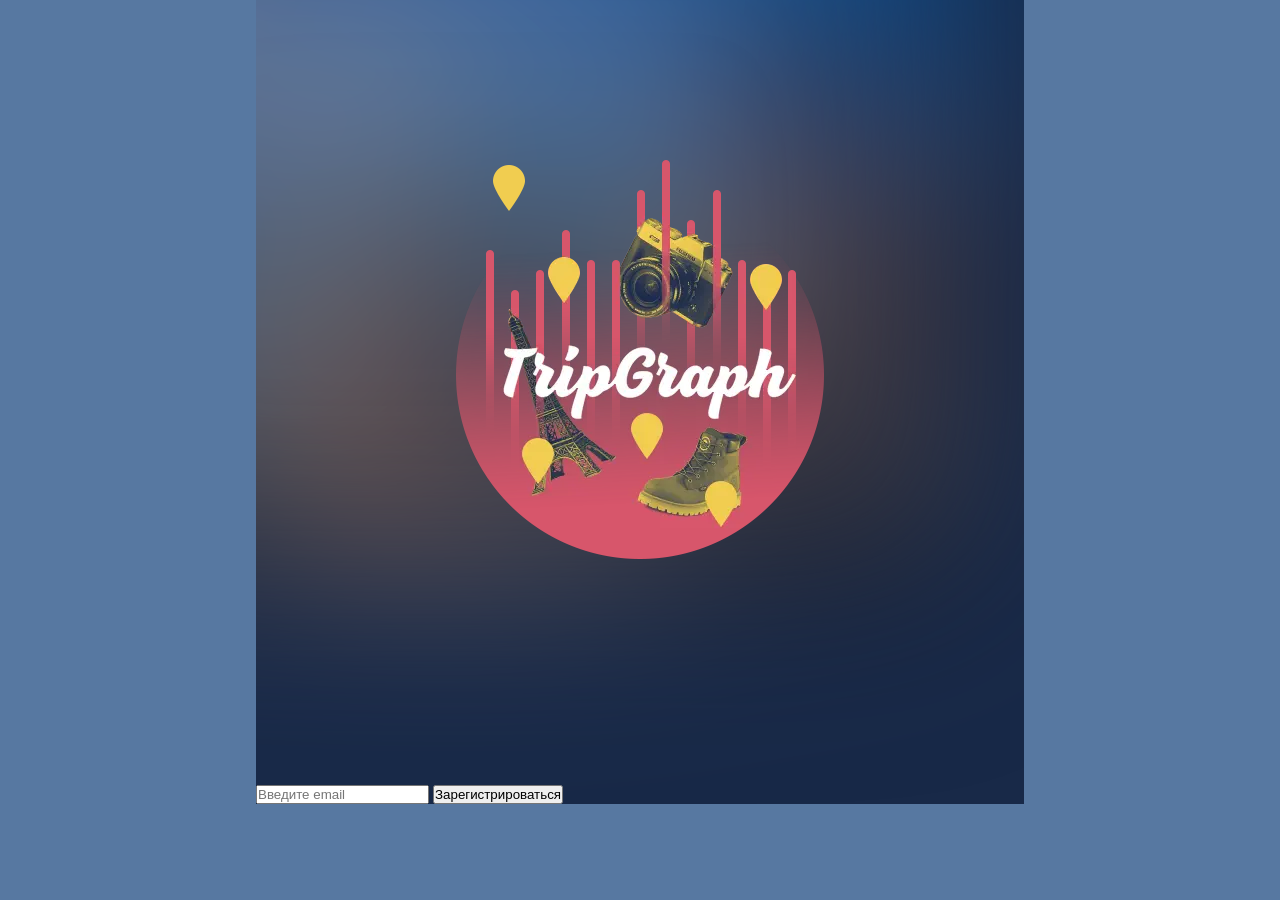
<file: public/index.html>
<!DOCTYPE html><html lang="en"><head><meta charset="UTF-8"><meta name="viewport" content="width=device-width,initial-scale=1"><title>TripGraph</title><link href="https://fonts.googleapis.com/css?family=Roboto:100,300,regular,500,700&display=swap" rel="stylesheet"><link rel="stylesheet" href="css/style.css"></head><body><div class="main_container"><div class="index-content"><picture><source srcset="img/start-logo.webp" type="image/webp"><img class="start-logo" src="img/start-logo.png" alt=""></picture></div><form action="#" class="start-form"><input class="start-email" type="email" name="email" id="email" placeholder="Введите email"> <button class="start-submit">Зарегистрироваться</button></form></div></body></html>
</file>
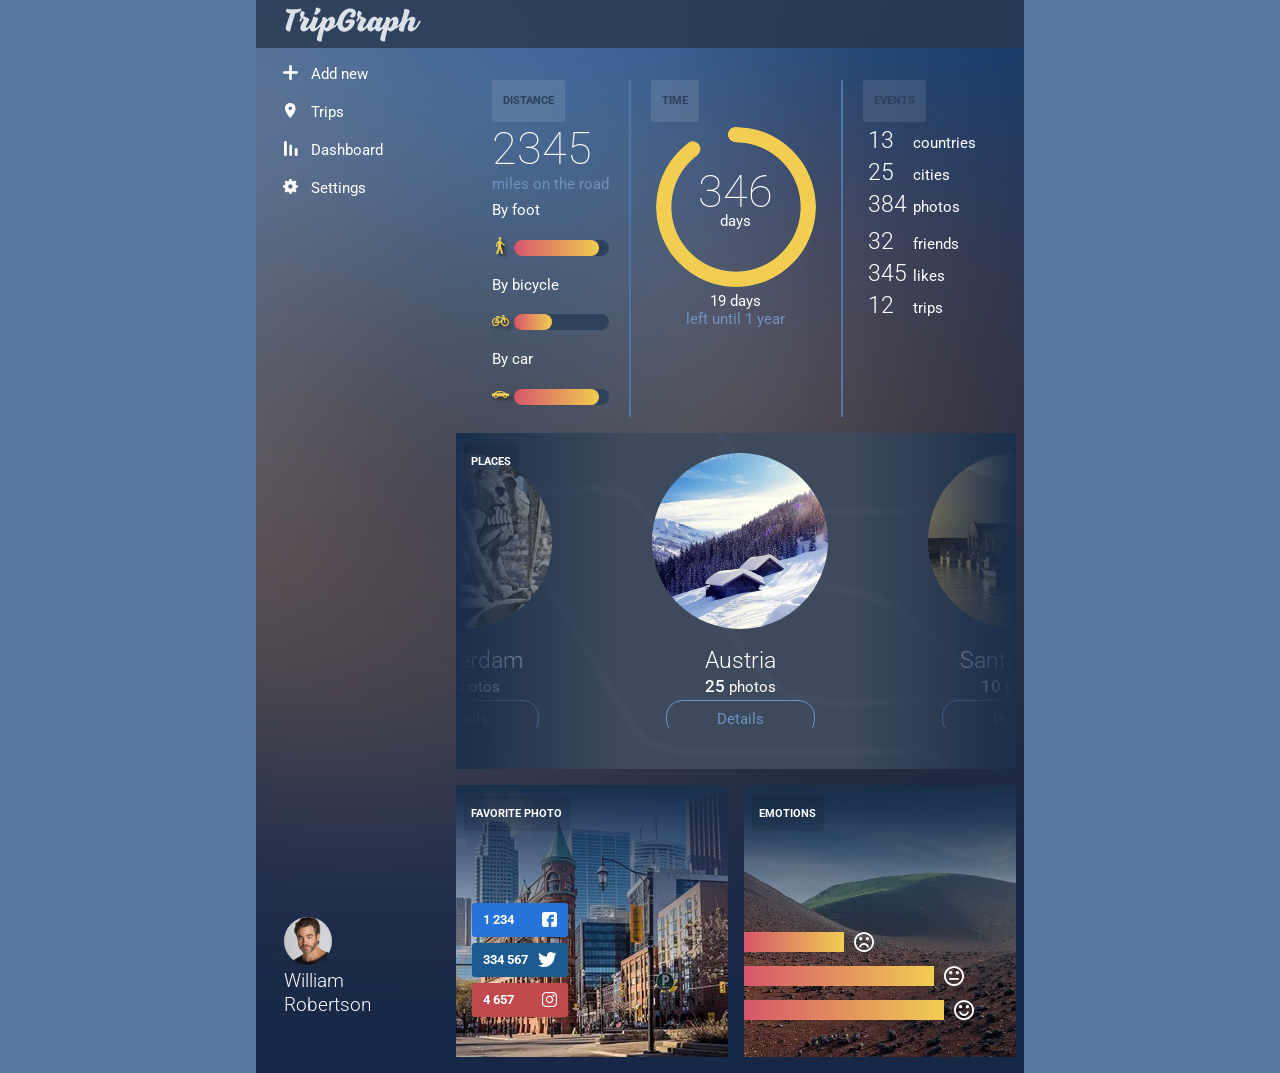
<file: public/dashboard.html>
<!DOCTYPE html><html lang="en"><head><meta charset="UTF-8"><meta name="viewport" content="width=device-width,initial-scale=1"><title>TripGraph</title><link href="https://fonts.googleapis.com/css?family=Roboto:100,300,regular,500,700&display=swap" rel="stylesheet"><link rel="stylesheet" href="css/style.css"></head><body><div class="main_container"><header><div class="header"><a href="index.html"><picture><source srcset="img/logo.webp" type="image/webp"><img src="img/logo.png" alt=""></picture></a></div></header><div class="grid-container"><div class="leftsitebar"><nav><ul class="left__nav"><li class="left__nav-item"><a class="left__nav-link" href="#"><i class="icon-plus"></i>Add new</a></li><li class="left__nav-item"><a class="left__nav-link active" href="trip.html"><i class="icon-pin"></i>Trips</a></li><li class="left__nav-item"><a class="left__nav-link" href="dashboard.html"><i class="icon-dashboard"></i>Dashboard</a></li><li class="left__nav-item"><a class="left__nav-link" href="#"><i class="icon-settings"></i>Settings</a></li></ul></nav><div class="author"><div class="author-logo"><picture><source srcset="img/avatar.webp" type="image/webp"><img src="img/avatar.jpg" alt=""></picture></div><div class="author-name">William Robertson</div></div></div><main><section class="section_statistic"><div class="container"><div class="statistic_deliver"><h2 class="statistic-title">distance</h2><div class="deliver-num">2345</div><div class="deliver-desc">miles on the road</div><h3 class="statistic-subtitle">By foot</h3><div class="bar"><i class="icon-walking"></i><div class="progressBar" style="--per:90%;"><div class="progressBarRect"></div></div></div><h3 class="statistic-subtitle">By bicycle</h3><div class="bar"><i class="icon-bycicle"></i><div class="progressBar" style="--per:40%;"><div class="progressBarRect"></div></div></div><h3 class="statistic-subtitle">By car</h3><div class="bar"><i class="icon-car"></i><div class="progressBar" style="--per:90%;"><div class="progressBarRect"></div></div></div></div><div class="statistic-time"><h2 class="statistic-title">Time</h2><div class="container-time"><div class="pie animate" style="--p:90;--c: #f1cd51"><span class="text"><i>346</i> days</span></div><div class="time_descr"><span>19 days</span>left until 1 year</div></div></div><div class="statistic-events"><h2 class="statistic-title">Events</h2><div class="events-content"><div class="item"><p><span>13</span>countries</p><p><span>25</span>cities</p><p><span>384</span>photos</p></div><div class="item"><p><span>32</span>friends</p><p><span>345</span>likes</p><p><span>12</span>trips</p></div></div></div></div></section><section class="section_gallery"><div class="container"><div class="gradleft"></div><div class="gradright"></div><div class="gallery"><div class="gallery-wrap"><div class="gallery-inner"><div class="item"><picture><source srcset="./img/gallery/photo7.webp" type="image/webp"><img class="item__img" src="./img/gallery/photo7.jpg" alt=""></picture><div class="item__title">Amsterdam</div><div class="item__desc"><span>10</span> photos</div><a href="#" class="item__btn">Details</a></div><div class="item"><picture><source srcset="./img/gallery/photo2.webp" type="image/webp"><img class="item__img" src="./img/gallery/photo2.jpg" alt=""></picture><div class="item__title">Austria</div><div class="item__desc"><span>25</span> photos</div><a href="#" class="item__btn">Details</a></div><div class="item"><picture><source srcset="./img/gallery/photo3.webp" type="image/webp"><img class="item__img" src="./img/gallery/photo3.jpg" alt=""></picture><div class="item__title">Santa Crus</div><div class="item__desc"><span>10</span> photos</div><a href="#" class="item__btn">Details</a></div></div></div></div><div class="content"><h3 class="dashboard_subtitle">Places</h3></div></div></section><section class="section_favorite"><div class="container"><div class="item"><div class="card"><picture><source srcset="img/favorite.webp" type="image/webp"><img class="card-photo" src="img/favorite.jpg" alt=""></picture><div class="card-gradient"></div><div class="card-content"><h3 class="dashboard_subtitle">Favorite photo</h3><div class="favorite_stat fb"><span>1 234</span> <i class="icon-fb"></i></div><div class="favorite_stat twitter"><span>334 567</span> <i class="icon-twitter"></i></div><div class="favorite_stat insta"><span>4 657</span> <i class="icon-insta"></i></div></div></div></div><div class="item"><div class="card"><h3></h3><picture><source srcset="img/emotion.webp" type="image/webp"><img class="card-photo" src="img/emotion.jpg" alt=""></picture>--><div class="card-gradient"></div><div class="card-content"><h3 class="dashboard_subtitle">Emotions</h3><div class="emotion-item"><div class="emotion-bar" style="--emotion-per: 100px"></div><i class="icon-smile-bad"></i></div><div class="emotion-item"><div class="emotion-bar" style="--emotion-per: 190px"></div><i class="icon-smile-normal"></i></div><div class="emotion-item"><div class="emotion-bar" style="--emotion-per: 200px"></div><i class="icon-smile-good"></i></div></div></div></div></div></section></main></div></div><script src="js/main.js"></script></body></html>
</file>
<file: public/css/style.css>
@font-face {
  font-family: "icons";
  src: url("../fonts/icons.eot?sbt9fn");
  src: url("../fonts/icons.eot?sbt9fn#iefix") format("embedded-opentype"),url("../fonts/icons.ttf?sbt9fn") format("truetype"),url("../fonts/icons.woff?sbt9fn") format("woff"),url("../fonts/icons.svg?sbt9fn#icons") format("svg");
  font-weight: normal;
  font-style: normal;
  font-display: block;
}

[class^=icon-]::before,
[class*=" icon-"]::before {
  font-family: "icons" !important;
  speak: never;
  font-style: normal;
  font-weight: normal;
  font-variant: normal;
  text-transform: none;
  line-height: 1;
  -webkit-font-smoothing: antialiased;
  -moz-osx-font-smoothing: grayscale;
}

.icon-bycicle:before {
  content: "";
}

.icon-car:before {
  content: "";
}

.icon-walking:before {
  content: "";
}

.icon-arrow:before {
  content: "";
}

.icon-calendar:before {
  content: "";
}

.icon-dashboard:before {
  content: "";
}

.icon-list:before {
  content: "";
}

.icon-pin:before {
  content: "";
}

.icon-plus:before {
  content: "";
}

.icon-settings:before {
  content: "";
}

.icon-smile-bad:before {
  content: "";
}

.icon-smile-good:before {
  content: "";
}

.icon-smile-normal:before {
  content: "";
}

.icon-star:before {
  content: "";
}

.icon-fb:before {
  content: "";
}

.icon-insta:before {
  content: "";
}

.icon-linkedin:before {
  content: "";
}

.icon-twitter:before {
  content: "";
}

.progressBar {
  background: #2f425c;
  --per: 50%;
  width: 100%;
  height: 16px;
  padding: 0;
  border-radius: 50px;
  display: -webkit-box;
  display: -ms-flexbox;
  display: flex;
  -webkit-box-pack: start;
  -ms-flex-pack: start;
  justify-content: flex-start;
  -webkit-box-align: center;
  -ms-flex-align: center;
  align-items: center;
}

.progressBarRect {
  background: linear-gradient(90deg, #d6566b 0%, #f1cd51 100%);
  height: 100%;
  width: var(--per);
  border-radius: inherit;
  -webkit-animation: progressLineTransmission 1s .5s both;
  animation: progressLineTransmission 1s .5s both;
}

@-webkit-keyframes progressLineTransmission {
  from {
    width: 0%;
  }

  to {
    width: var(--per);
  }
}

@keyframes progressLineTransmission {
  from {
    width: 0%;
  }

  to {
    width: var(--per);
  }
}

@property --p {
  syntax: "<number>";
  inherits: true;
  initial-value: 0;
}

.pie {
  font: bold 25px sans-serif;
  --p: 20;
  --b: 15px;
  --c: darkred;
  --w: 160px;
  width: var(--w);
  aspect-ratio: 1;
  position: relative;
  display: inline-grid;
  margin: 5px;
  place-content: center;
}

.pie:before,
.pie:after {
  content: "";
  position: absolute;
  border-radius: 50%;
}

.pie:before {
  inset: 0;
  background: -o-radial-gradient(farthest-side, var(--c) 98%, rgba(0, 0, 0, 0)) top/var(--b) var(--b) no-repeat,conic-gradient(var(--c) calc(var(--p) * 1%), rgba(0, 0, 0, 0) 0);
  background: radial-gradient(farthest-side, var(--c) 98%, rgba(0, 0, 0, 0)) top/var(--b) var(--b) no-repeat,conic-gradient(var(--c) calc(var(--p) * 1%), rgba(0, 0, 0, 0) 0);
  -webkit-mask: radial-gradient(farthest-side, rgba(0, 0, 0, 0) calc(99% - var(--b)), #000 calc(100% - var(--b)));
  mask: radial-gradient(farthest-side, rgba(0, 0, 0, 0) calc(99% - var(--b)), #000 calc(100% - var(--b)));
}

.pie:after {
  inset: calc(50% - var(--b)/2);
  background: var(--c);
  -webkit-transform: rotate(calc(var(--p) * 3.6deg)) translateY(calc(50% - var(--w) / 2));
  -ms-transform: rotate(calc(var(--p) * 3.6deg)) translateY(calc(50% - var(--w) / 2));
  transform: rotate(calc(var(--p) * 3.6deg)) translateY(calc(50% - var(--w) / 2));
}

.animate {
  -webkit-animation: p 1s .5s both;
  animation: p 1s .5s both;
}

.no-round:before {
  background-size: 0 0,auto;
}

.no-round:after {
  content: none;
}

@-webkit-keyframes p {
  from {
    --p: 0;
  }
}

@keyframes p {
  from {
    --p: 0;
  }
}

* {
  -webkit-box-sizing: border-box;
  box-sizing: border-box;
  padding: 0;
  margin: 0;
}

body {
  background: #5778a1;
  font-family: "Roboto",sans-serif;
}

.main_container {
  background: url("../img/bg.png") center top/cover #182948;
  width: 768px;
  height: 100%;
  margin: 0 auto;
}

.main_container .grid-container {
  height: 100%;
  display: -webkit-box;
  display: -ms-flexbox;
  display: flex;
  -webkit-box-pack: start;
  -ms-flex-pack: start;
  justify-content: start;
}

.main_container .grid-container main {
  margin-right: 10px;
}

.header {
  background: #29384d;
  display: -webkit-box;
  display: -ms-flexbox;
  display: flex;
  -webkit-box-pack: start;
  -ms-flex-pack: start;
  justify-content: start;
  -webkit-box-align: center;
  -ms-flex-align: center;
  align-items: center;
  width: 100%;
  height: 48px;
  margin: 0 0 16px;
  padding: 0 23px;
  opacity: .8;
}

.header img {
  margin-top: 2px;
}

.header .header__nav {
  margin-left: 28px;
  display: -webkit-box;
  display: -ms-flexbox;
  display: flex;
  -webkit-box-pack: start;
  -ms-flex-pack: start;
  justify-content: start;
  grid-gap: 20px;
}

.header .header__nav a {
  font: normal 15px/1.33 "Roboto",sans-serif;
  color: #fff;
  text-decoration: none;
}

.header .header__nav a i {
  margin-right: 10px;
}

.leftsitebar {
  width: 200px;
  display: -webkit-box;
  display: -ms-flexbox;
  display: flex;
  -webkit-box-orient: vertical;
  -webkit-box-direction: normal;
  -ms-flex-direction: column;
  flex-direction: column;
  -webkit-box-pack: justify;
  -ms-flex-pack: justify;
  justify-content: space-between;
}

.leftsitebar nav .left__nav-item {
  list-style: none;
  min-height: 38px;
  width: 244px;
}

.leftsitebar nav .left__nav-item .left__nav-link {
  font: normal normal 15px/1.33 "Roboto",sans-serif;
  padding: 10px 20px 10px 27px;
  font-stretch: normal;
  letter-spacing: normal;
  color: #fff;
  text-decoration: none;
}

.leftsitebar nav .left__nav-item .left__nav-link i {
  margin-right: 13px;
}

.leftsitebar nav .left__nav-item .left__nav-link:hover {
  background: #607ca1;
}

.leftsitebar .author {
  margin-left: 28px;
  margin-right: 63px;
  margin-bottom: 56px;
}

.leftsitebar .author .author-logo img {
  width: 48px;
  height: 48px;
  border-radius: 100%;
}

.leftsitebar .author .author-name {
  font: normal 300 19px/1.26 "Roboto",sans-serif;
  font-stretch: normal;
  letter-spacing: normal;
  text-align: left;
  color: #fefefe;
}

.index-content {
  width: 100%;
  margin: 0 auto;
  padding: 160px 200px 144px 200px;
}

.index-content .start-logo {
  display: block;
  margin: 0 auto;
  margin-bottom: 81px;
}

.index-content .start-form {
  margin: 0 auto;
}

.index-content .start-form .start-email {
  font: normal 17px "Roboto",sans-serif;
  background: #242b3c;
  margin-bottom: 16px;
  width: 368px;
  padding: 15px auto;
  opacity: .6;
  border-radius: 24px;
  color: #5f6e8f;
}

.index-content .start-form .start-submit {
  color: red;
}

.container_trip {
  display: -webkit-box;
  display: -ms-flexbox;
  display: flex;
  -ms-flex-pack: distribute;
  justify-content: space-around;
  -ms-flex-wrap: wrap;
  flex-wrap: wrap;
}

.container_trip .trip-item {
  display: -webkit-box;
  display: -ms-flexbox;
  display: flex;
  -webkit-box-orient: vertical;
  -webkit-box-direction: normal;
  -ms-flex-direction: column;
  flex-direction: column;
  margin-bottom: 18px;
}

.container_trip .trip-item .trip-card {
  position: relative;
  width: 272px;
  height: 153px;
}

.container_trip .trip-item .trip-card .card-photo {
  position: absolute;
  width: 272px;
  height: 153px;
  -o-object-fit: cover;
  object-fit: cover;
  border-top-left-radius: 5px;
  border-top-right-radius: 5px;
  top: 0;
  z-index: 1;
}

.container_trip .trip-item .trip-card .card-gradient {
  background: linear-gradient(to bottom, rgba(39, 53, 71, 0), #1a2e4a);
  position: absolute;
  width: 272px;
  height: 107px;
  bottom: 0;
  z-index: 2;
}

.container_trip .trip-item .trip-card .card-name {
  font: normal 300 23px/.87 "Roboto",sans-serif;
  position: absolute;
  margin-left: 16px;
  font-stretch: normal;
  letter-spacing: normal;
  text-align: left;
  color: #fff;
  bottom: 43px;
  z-index: 3;
}

.container_trip .trip-item .trip-card .card-rating {
  position: absolute;
  margin-left: 16px;
  color: #fff;
  bottom: 17px;
  z-index: 4;
}

.container_trip .trip-item .trip-card .card-rating .checked {
  color: #f1cd51;
}

.container_trip .trip-item .trip-descr {
  background: #fff;
  width: 272px;
  height: 150px;
  padding: 16px;
  border-bottom-left-radius: 3px;
  border-bottom-right-radius: 3px;
}

.container_trip .trip-item .trip-descr .trip-title {
  display: -webkit-box;
  display: -ms-flexbox;
  display: flex;
  -webkit-box-pack: justify;
  -ms-flex-pack: justify;
  justify-content: space-between;
  padding-bottom: 9px;
  border-bottom: 1px solid #e7ebef;
  margin-bottom: 10px;
}

.container_trip .trip-item .trip-descr .trip-title .trip-date {
  font: normal 300 23px/.87 "Roboto",sans-serif;
  font-stretch: normal;
  letter-spacing: normal;
  text-align: left;
  color: #010101;
}

.container_trip .trip-item .trip-descr .trip-title .trip-date span {
  font-size: 21px;
  font-weight: normal;
}

.container_trip .trip-item .trip-descr .trip-title .trip-link a {
  font: 500 21px "Roboto",sans-serif;
  text-decoration: none;
  color: #ced6dd;
}

.section_statistic .container {
  width: 100%;
  margin-top: 16px;
  margin-bottom: 16px;
  display: -webkit-box;
  display: -ms-flexbox;
  display: flex;
  -webkit-box-pack: center;
  -ms-flex-pack: center;
  justify-content: center;
}

.section_statistic .container .statistic_deliver {
  padding-right: 20px;
  border-right: 2px solid #5074a5;
}

.section_statistic .container .statistic_deliver .deliver-num {
  font: 100 45px "Roboto",sans-serif;
  color: #fff;
}

.section_statistic .container .statistic_deliver .deliver-desc {
  font: normal 15px "Roboto",sans-serif;
  color: #6f91bf;
}

.section_statistic .container .statistic_deliver .statistic-subtitle {
  font: normal 15px/2.33 "Roboto",sans-serif;
  text-align: left;
  color: #fff;
}

.section_statistic .container .statistic_deliver .statistic-subtitle i {
  font-size: 17px;
  color: #aaa;
  text-shadow: 1px 1px #000;
}

.section_statistic .container .statistic_deliver .bar {
  display: -webkit-box;
  display: -ms-flexbox;
  display: flex;
  -webkit-box-pack: justify;
  -ms-flex-pack: justify;
  justify-content: space-between;
  -webkit-box-align: center;
  -ms-flex-align: center;
  align-items: center;
}

.section_statistic .container .statistic_deliver .bar i {
  font: normal 17px/2.33 "Roboto",sans-serif;
  text-align: left;
  color: #f1cd51;
  margin-right: 5px;
  text-shadow: 3px 3px 3px #333;
}

.section_statistic .container .statistic-time {
  padding-right: 20px;
  padding-left: 20px;
  border-right: 2px solid #5074a5;
}

.section_statistic .container .statistic-time .container-time .text {
  font: normal normal 15px/1.33 "Roboto",sans-serif;
  font-stretch: normal;
  letter-spacing: normal;
  text-align: center;
  color: #fff;
}

.section_statistic .container .statistic-time .container-time .text i {
  font: normal 100 45px/.44 "Roboto",sans-serif;
  display: block;
  font-stretch: normal;
  letter-spacing: normal;
  text-align: left;
  color: #fff;
  margin-bottom: 10px;
}

.section_statistic .container .statistic-time .container-time .time_descr {
  font: normal 15px "Roboto",sans-serif;
  text-align: center;
  color: #6f91bf;
}

.section_statistic .container .statistic-time .container-time .time_descr span {
  display: block;
  color: #fff;
}

.section_statistic .container .statistic-events {
  padding-left: 20px;
}

.section_statistic .container .statistic-events .events-content {
  display: -webkit-box;
  display: -ms-flexbox;
  display: flex;
  -webkit-box-orient: vertical;
  -webkit-box-direction: normal;
  -ms-flex-direction: column;
  flex-direction: column;
  -webkit-box-pack: start;
  -ms-flex-pack: start;
  justify-content: start;
}

.section_statistic .container .statistic-events .events-content .item p {
  font: normal normal 15px "Roboto",sans-serif;
  font-stretch: normal;
  text-align: left;
  color: #fff;
  margin: 5px;
}

.section_statistic .container .statistic-events .events-content .item p span {
  display: inline-block;
  min-width: 45px;
  font-size: 23px;
  font-weight: 300;
}

.section_statistic .container .statistic-line {
  background: #5074a5;
  width: 1px;
  margin: 0 15px;
}

.section_statistic .container .statistic-title {
  font: normal 700 11px/1.82 "Roboto",sans-serif;
  background: rgba(255,255,255,.1);
  padding: 11px;
  display: inline-block;
  font-stretch: normal;
  color: #2d415c;
  text-transform: uppercase;
  border-radius: 3px;
  text-align: left;
}

.section_gallery {
  background: url("../img/bg-gallery.png") center center;
  position: relative;
  margin: 0 auto;
  margin-bottom: 16px;
  width: 560px;
  min-height: 336px;
  overflow: hidden;
}

.section_gallery .container .gallery {
  padding: 20px 0;
  position: relative;
  z-index: 1;
  display: -webkit-box;
  display: -ms-flexbox;
  display: flex;
  -webkit-box-pack: center;
  -ms-flex-pack: center;
  justify-content: center;
  gap: 58px;
  width: 560px;
}

.section_gallery .container .gallery-wrap {
  width: 100%;
  height: 100%;
  overflow: hidden;
}

.section_gallery .container .gallery-inner {
  margin-left: 200px;
  margin-right: 200px;
  display: -webkit-box;
  display: -ms-flexbox;
  display: flex;
  gap: 100px;
  -webkit-transform: translateX(-280px);
  -ms-transform: translateX(-280px);
  transform: translateX(-280px);
  -webkit-transition: all .3s ease 0s;
  -o-transition: all .3s ease 0s;
  transition: all .3s ease 0s;
}

.section_gallery .container .gallery .item {
  text-align: center;
}

.section_gallery .container .gallery .item__img {
  width: 176px;
  height: 176px;
  border-radius: 100%;
  margin-bottom: 14px;
  -o-object-fit: cover;
  object-fit: cover;
}

.section_gallery .container .gallery .item__title {
  font: 300 23px "Roboto",sans-serif;
  color: #fff;
  margin-bottom: 2px;
}

.section_gallery .container .gallery .item__desc {
  font: normal 15px "Roboto",sans-serif;
  color: #fff;
  margin-bottom: 13px;
}

.section_gallery .container .gallery .item__desc span {
  font-size: 17px;
  font-weight: 500;
}

.section_gallery .container .gallery .item__btn {
  font: normal 15px "Roboto",sans-serif;
  padding: 9px 50px 7px 50px;
  border-radius: 16px;
  border: solid 1px #6f91bf;
  text-decoration: none;
  color: #6f91bf;
}

.section_gallery .container .gradleft {
  background: linear-gradient(to right, #1a2e4a, rgba(39, 53, 71, 0));
  position: absolute;
  left: 0;
  top: 0;
  width: 165px;
  height: 100%;
  z-index: 2;
}

.section_gallery .container .gradright {
  background: linear-gradient(to left, #1a2e4a, rgba(39, 53, 71, 0));
  position: absolute;
  right: 0;
  width: 165px;
  height: 336px;
  z-index: 2;
}

.section_gallery .container .content {
  position: absolute;
  top: 0;
  z-index: 3;
}

.section_favorite {
  padding-bottom: 16px;
  margin: 0 auto;
}

.section_favorite .container {
  display: -webkit-box;
  display: -ms-flexbox;
  display: flex;
  -webkit-box-pack: center;
  -ms-flex-pack: center;
  justify-content: center;
  gap: 16px;
}

.section_favorite .container .item .card {
  position: relative;
  width: 272px;
  height: 272px;
}

.section_favorite .container .item .card .card-photo {
  position: absolute;
  top: 0;
  width: 272px;
  height: 272px;
  -o-object-fit: cover;
  object-fit: cover;
  z-index: 1;
}

.section_favorite .container .item .card .card-gradient {
  background: linear-gradient(to top, rgba(39, 53, 71, 0), #1a2e4a);
  position: absolute;
  top: 0;
  width: 100%;
  height: 200px;
  z-index: 2;
}

.section_favorite .container .item .card .card-content {
  position: absolute;
  top: 0;
  z-index: 3;
}

.section_favorite .container .item .card .card-content .favorite_stat {
  width: 96px;
  margin-left: 16px;
  padding: 9px 11px 7px 11px;
  display: -webkit-box;
  display: -ms-flexbox;
  display: flex;
  -webkit-box-pack: justify;
  -ms-flex-pack: justify;
  justify-content: space-between;
  -webkit-box-align: bottom;
  -ms-flex-align: bottom;
  align-items: bottom;
  margin-bottom: 6px;
  border-radius: 3px;
}

.section_favorite .container .item .card .card-content .favorite_stat span {
  font: bold 13px "Roboto",sans-serif;
  color: #fff;
}

.section_favorite .container .item .card .card-content .favorite_stat i {
  font-size: 15px;
  color: #fff;
}

.section_favorite .container .item .card .card-content .favorite_stat:first-of-type {
  margin-top: 72px;
}

.section_favorite .container .item .card .card-content .fb {
  background: #2673da;
}

.section_favorite .container .item .card .card-content .twitter {
  background: #1c5a8f;
}

.section_favorite .container .item .card .card-content .insta {
  background: #bf494c;
}

.section_favorite .container .item .card .card-content .emotion-item {
  display: -webkit-box;
  display: -ms-flexbox;
  display: flex;
  -webkit-box-pack: start;
  -ms-flex-pack: start;
  justify-content: start;
  margin-bottom: 10px;
}

.section_favorite .container .item .card .card-content .emotion-item:first-of-type {
  margin-top: 101px;
}

.section_favorite .container .item .card .card-content .emotion-item .emotion-bar {
  background: linear-gradient(90deg, #d6566b 0%, #f1cd51 100%);
  display: inline-block;
  --emotion-per: 90px;
  width: var(--emotion-per);
  height: 20px;
  -webkit-animation: progressLineEmotion 1s .5s both;
  animation: progressLineEmotion 1s .5s both;
}

.section_favorite .container .item .card .card-content .emotion-item i {
  color: #fff;
  font-size: 20px;
  margin-left: 10px;
}

.section_favorite .container .item .card .card-content .emotion-item i {
  color: #fff;
  font-size: 20px;
  margin-left: 10px;
}

h3.dashboard_subtitle {
  font: bold 11px "Roboto",sans-serif;
  background: rgba(0,0,0,.1);
  display: inline-block;
  padding: 11px 8px 11px 7px;
  margin-top: 11px;
  margin-left: 8px;
  border-radius: 3px;
  text-align: left;
  text-transform: uppercase;
  color: #fff;
}

@-webkit-keyframes progressLineEmotion {
  from {
    width: 0px;
  }

  to {
    width: var(--emotion-per);
  }
}

@keyframes progressLineEmotion {
  from {
    width: 0px;
  }

  to {
    width: var(--emotion-per);
  }
}

@media screen and (max-width: 1200px) {
  .main_container {
    width: 100%;
  }
}

@media screen and (max-width: 480px) {
  .main_container {
    width: 480px;
  }
}
/*# sourceMappingURL=[data-uri] */
</file>
